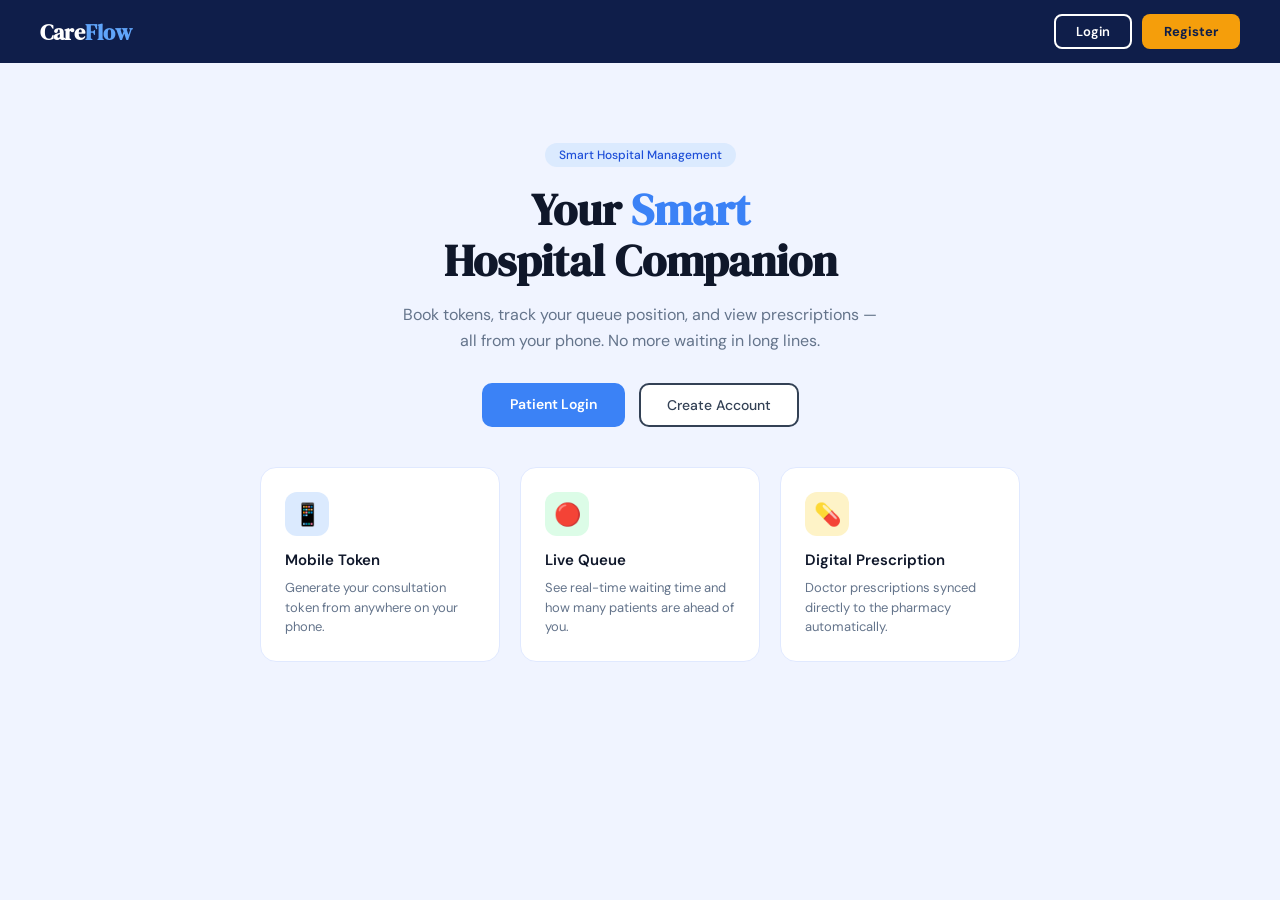
<file: public/index.html>
<!DOCTYPE html>
<html lang="en">
<head>
  <meta charset="UTF-8">
  <meta name="viewport" content="width=device-width, initial-scale=1.0">
  <title>CareFlow Hospital</title>
  <link rel="stylesheet" href="style.css">
</head>
<body>

<nav class="navbar">
  <h2>Care<span>Flow</span></h2>
  <div class="navbar-btns">
    <a href="login.html" class="btn-outline">Login</a>
    <a href="signup.html" class="btn">Register</a>
  </div>
</nav>

<div class="hero">
  <div class="hero-badge">Smart Hospital Management</div>
  <h1>Your <span>Smart</span><br>Hospital Companion</h1>
  <p>Book tokens, track your queue position, and view prescriptions —<br>all from your phone. No more waiting in long lines.</p>
  <div class="hero-btns">
    <a href="login.html" class="btn-primary">Patient Login</a>
    <a href="signup.html" class="btn-secondary">Create Account</a>
  </div>
</div>

<div class="features">
  <div class="feature-card">
    <div class="feature-icon" style="background:#dbeafe">📱</div>
    <h3>Mobile Token</h3>
    <p>Generate your consultation token from anywhere on your phone.</p>
  </div>
  <div class="feature-card">
    <div class="feature-icon" style="background:#dcfce7">🔴</div>
    <h3>Live Queue</h3>
    <p>See real-time waiting time and how many patients are ahead of you.</p>
  </div>
  <div class="feature-card">
    <div class="feature-icon" style="background:#fef3c7">💊</div>
    <h3>Digital Prescription</h3>
    <p>Doctor prescriptions synced directly to the pharmacy automatically.</p>
  </div>
</div>

</body>
</html>
</file>
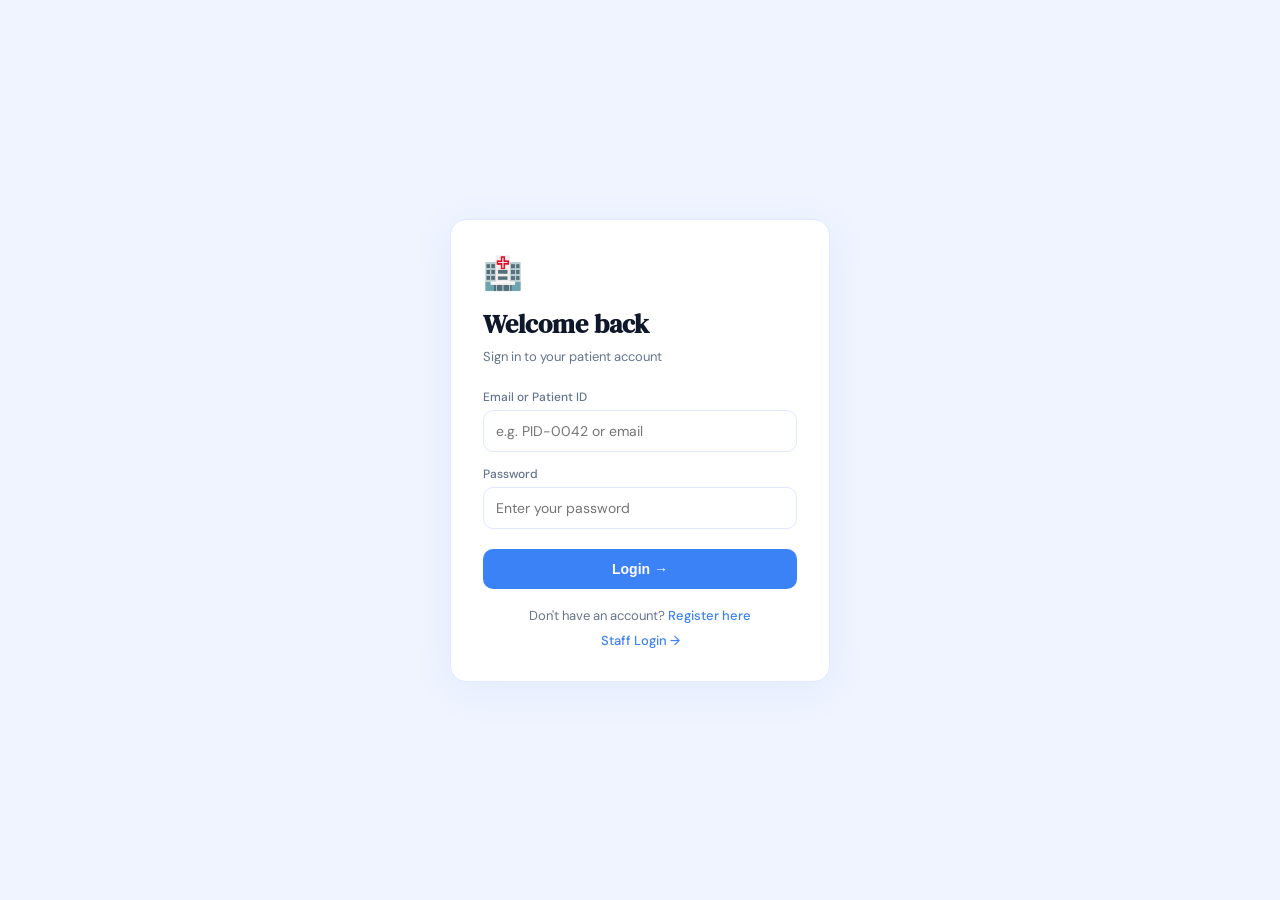
<file: public/login.html>
<!DOCTYPE html>
<html lang="en">
<head>
  <meta charset="UTF-8">
  <meta name="viewport" content="width=device-width, initial-scale=1.0">
  <title>Login | CareFlow</title>
  <link rel="stylesheet" href="style.css">
</head>
<body>
<div class="center">
  <div class="form-card">
    <div style="font-size:32px;margin-bottom:12px">🏥</div>
    <h2>Welcome back</h2>
    <p class="subtitle">Sign in to your patient account</p>

    <div id="err-box" style="display:none;background:#fee2e2;color:#b91c1c;padding:10px 14px;border-radius:8px;font-size:13px;margin-bottom:14px;">
      Invalid credentials. Please try again.
    </div>

    <form action="../auth/login.php" method="POST">
      <input type="hidden" name="role" value="patient">
      <div class="form-group">
        <label class="form-label">Email or Patient ID</label>
        <input class="form-input" type="text" name="userid" placeholder="e.g. PID-0042 or email" required>
      </div>
      <div class="form-group">
        <label class="form-label">Password</label>
        <input class="form-input" type="password" name="password" placeholder="Enter your password" required>
      </div>
      <button type="submit" class="form-btn">Login →</button>
    </form>
    <p class="form-footer">Don't have an account? <a href="signup.html">Register here</a></p>
    <p class="form-footer" style="margin-top:8px"><a href="../staff/login.html">Staff Login →</a></p>
  </div>
</div>
<script>
  // Show error if redirected back with ?error=1
  if (new URLSearchParams(window.location.search).get('error')) {
    document.getElementById('err-box').style.display = 'block';
  }
</script>
</body>
</html>
</file>
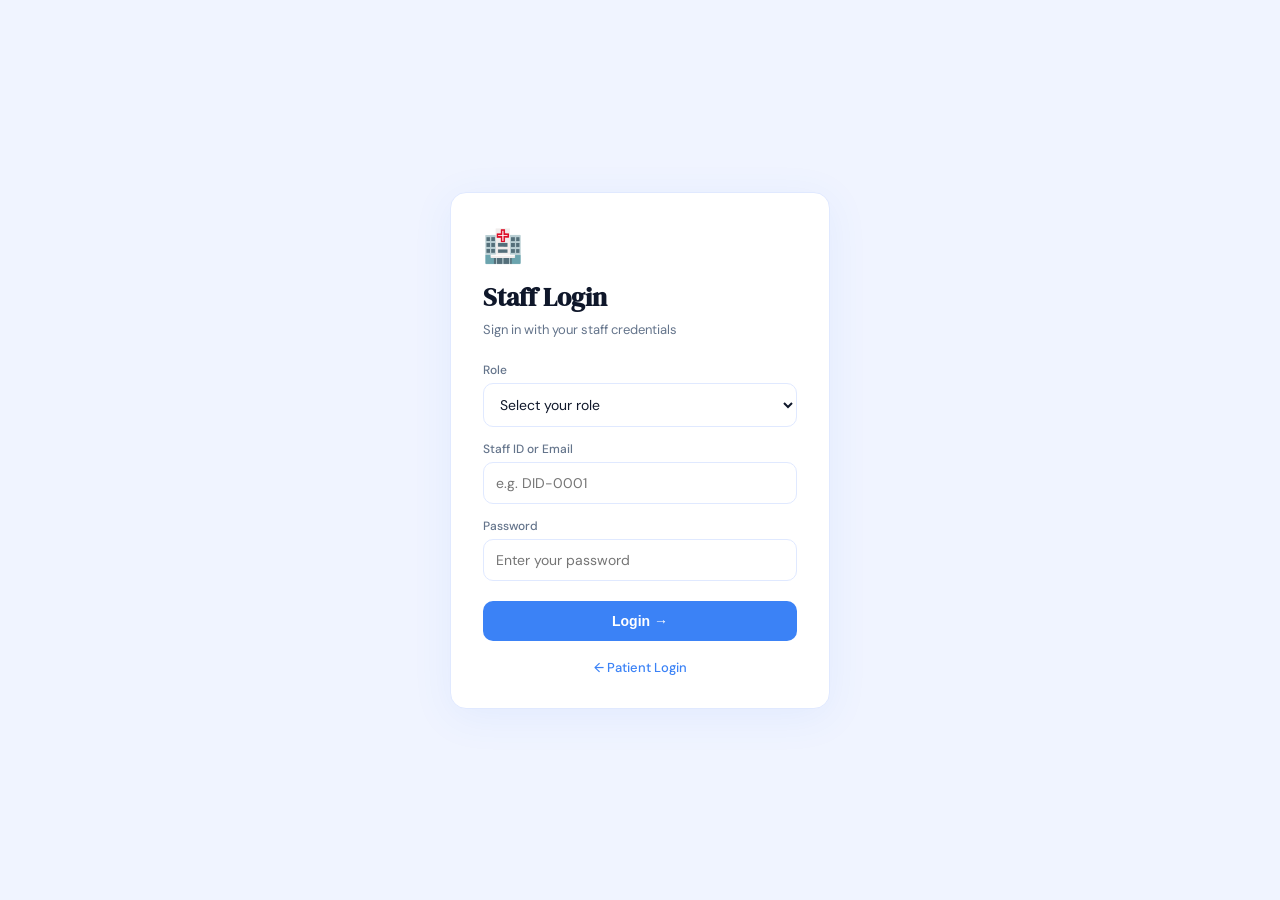
<file: staff/login.html>
<!DOCTYPE html>
<html lang="en">
<head>
  <meta charset="UTF-8">
  <meta name="viewport" content="width=device-width, initial-scale=1.0">
  <title>Staff Login | CareFlow</title>
  <link rel="stylesheet" href="../public/style.css">
</head>
<body>
<div class="center">
  <div class="form-card">
    <div style="font-size:32px;margin-bottom:12px">🏥</div>
    <h2>Staff Login</h2>
    <p class="subtitle">Sign in with your staff credentials</p>
    <form action="../auth/login.php" method="POST">
      <div class="form-group">
        <label class="form-label">Role</label>
        <select class="form-input" name="role" required>
          <option value="">Select your role</option>
          <option value="doctor">Doctor</option>
          <option value="reception">Receptionist</option>
          <option value="pharmacist">Pharmacist</option>
          <option value="admin">Admin</option>
        </select>
      </div>
      <div class="form-group">
        <label class="form-label">Staff ID or Email</label>
        <input class="form-input" type="text" name="userid" placeholder="e.g. DID-0001" required>
      </div>
      <div class="form-group">
        <label class="form-label">Password</label>
        <input class="form-input" type="password" name="password" placeholder="Enter your password" required>
      </div>
      <button type="submit" class="form-btn">Login →</button>
    </form>
    <p class="form-footer"><a href="../public/login.html">← Patient Login</a></p>
  </div>
</div>
</body>
</html>
</file>
<file: public/style.css>
@import url('https://fonts.googleapis.com/css2?family=DM+Serif+Display&family=DM+Sans:wght@400;500;600&display=swap');

*, *::before, *::after { box-sizing: border-box; margin: 0; padding: 0; }
body { font-family: 'DM Sans', sans-serif; background: #f0f4ff; color: #0f172a; min-height: 100vh; }

.navbar { background: #0f1e4a; display: flex; align-items: center; justify-content: space-between; padding: 14px 40px; }
.navbar h2 { font-family: 'DM Serif Display', serif; font-size: 22px; color: white; }
.navbar h2 span { color: #60a5fa; }
.navbar-btns { display: flex; gap: 10px; align-items: center; }
.btn-outline { border: 2px solid white; color: white; background: transparent; padding: 7px 20px; border-radius: 8px; font-size: 13px; font-weight: 600; cursor: pointer; text-decoration: none; }
.btn-outline:hover { background: rgba(255,255,255,0.1); }
.btn { background: #f59e0b; color: #0f1e4a; border: none; padding: 9px 22px; border-radius: 8px; font-size: 13px; font-weight: 700; cursor: pointer; text-decoration: none; display: inline-block; }
.btn:hover { background: #fbbf24; }

.hero { text-align: center; padding: 80px 20px 40px; }
.hero-badge { background: #dbeafe; color: #1d4ed8; font-size: 12px; font-weight: 500; padding: 4px 14px; border-radius: 20px; display: inline-block; margin-bottom: 18px; }
.hero h1 { font-family: 'DM Serif Display', serif; font-size: 44px; color: #0f172a; line-height: 1.15; margin-bottom: 16px; }
.hero h1 span { color: #3b82f6; }
.hero p { color: #64748b; font-size: 16px; line-height: 1.6; margin-bottom: 30px; }
.hero-btns { display: flex; gap: 14px; justify-content: center; flex-wrap: wrap; }
.btn-primary { background: #3b82f6; color: white; border: none; padding: 12px 28px; border-radius: 10px; font-size: 14px; font-weight: 600; cursor: pointer; text-decoration: none; display: inline-block; }
.btn-primary:hover { background: #2563eb; }
.btn-secondary { border: 2px solid #334155; color: #334155; background: white; padding: 11px 26px; border-radius: 10px; font-size: 14px; font-weight: 500; cursor: pointer; text-decoration: none; display: inline-block; }
.btn-secondary:hover { background: #f8fafc; }

.features { display: flex; justify-content: center; gap: 20px; padding: 0 40px 60px; flex-wrap: wrap; }
.feature-card { background: white; border-radius: 16px; padding: 24px; width: 240px; border: 1px solid #e0e9ff; }
.feature-icon { width: 44px; height: 44px; border-radius: 12px; margin-bottom: 14px; display: flex; align-items: center; justify-content: center; font-size: 22px; }
.feature-card h3 { font-size: 15px; font-weight: 600; color: #0f172a; margin-bottom: 8px; }
.feature-card p { font-size: 13px; color: #64748b; line-height: 1.5; }

.center { display: flex; justify-content: center; align-items: center; min-height: 100vh; padding: 20px; background: #f0f4ff; }
.form-card { background: white; border-radius: 16px; padding: 32px; width: 100%; max-width: 380px; border: 1px solid #e0e9ff; box-shadow: 0 8px 40px rgba(59,130,246,0.08); }
.form-card h2 { font-family: 'DM Serif Display', serif; font-size: 26px; color: #0f172a; margin-bottom: 6px; }
.form-card .subtitle { font-size: 13px; color: #64748b; margin-bottom: 24px; }
.form-group { margin-bottom: 14px; }
.form-label { font-size: 12px; color: #64748b; font-weight: 500; display: block; margin-bottom: 5px; }
.form-input { width: 100%; border: 1.5px solid #e0e9ff; border-radius: 10px; padding: 11px 12px; font-size: 14px; color: #0f172a; outline: none; font-family: 'DM Sans', sans-serif; background: white; }
.form-input:focus { border-color: #3b82f6; }
.form-btn { width: 100%; background: #3b82f6; color: white; border: none; padding: 12px; border-radius: 10px; font-size: 14px; font-weight: 600; cursor: pointer; margin-top: 6px; }
.form-btn:hover { background: #2563eb; }
.form-footer { text-align: center; margin-top: 18px; font-size: 13px; color: #64748b; }
.form-footer a { color: #3b82f6; text-decoration: none; font-weight: 500; }

/* ── NAV FIX (override browser link defaults) ── */
.nav-item, .nav-item:visited, .nav-item:hover, .nav-item:active {
  text-decoration: none !important;
  color: inherit;
  border: none;
  background: none;
  outline: none;
  cursor: pointer;
  -webkit-tap-highlight-color: transparent;
  font-family: 'DM Sans', Arial, sans-serif;
}
.nav-label, .nav-label:visited, .nav-label:hover {
  text-decoration: none !important;
}
a { text-decoration: none; }
a:hover { text-decoration: none; }
.topbar-logo { text-decoration: none !important; }

/* ── POSITION FIX ── */
.topbar { position: sticky; top: 0; z-index: 200; }
.bottom-nav {
  position: fixed; bottom: 0; left: 0; right: 0;
  background: #fff; border-top: 1px solid #e0e9ff;
  display: flex; justify-content: space-around;
  padding: 8px 0 10px; z-index: 200;
}
</file>
